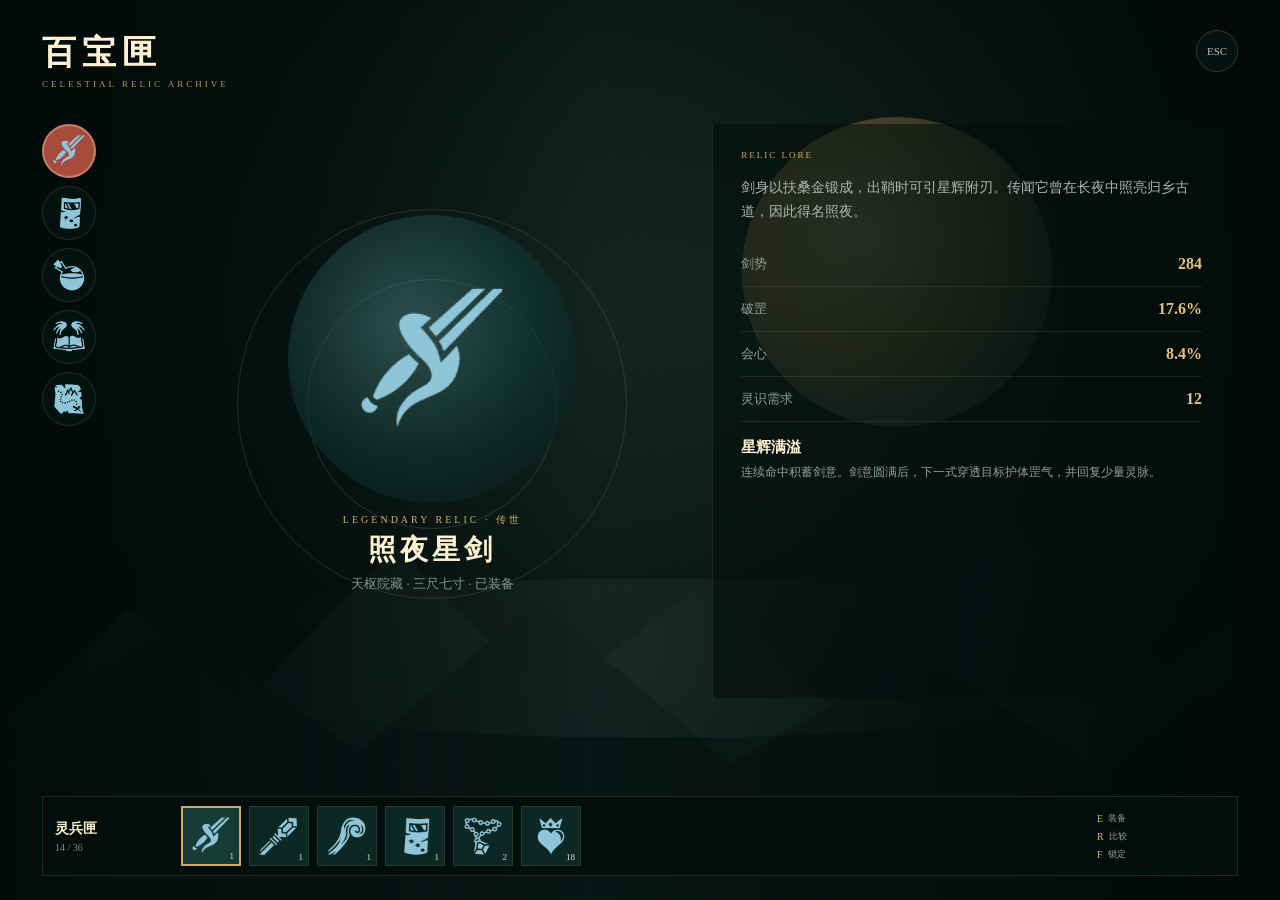
<file: yio-demo/ui/xingque/inventory.html>
<!DOCTYPE html>
<html lang="zh">
<head>
  <meta charset="utf-8">
  <title>星阙行纪 百宝匣</title>
  <link rel="stylesheet" href="theme.css">
  <style>
    .shade { position:absolute; left:0; top:0; width:100%; height:100%; background-image:linear-gradient(to right, rgba(3,11,10,0.92), rgba(4,15,13,0.42) 46%, rgba(2,8,7,0.92)); }
    .menu-head { position:absolute; left:42px; right:42px; top:30px; z-index:3; display:flex; flex-direction:row; align-items:flex-start; }
    .menu-head > .title-stack { position:relative; z-index:0; }
    .close-button { position:absolute; right:0; top:0; display:flex; align-items:center; justify-content:center; width:42px; height:42px; border-radius:50%; color:#c9c2ad; background-color:rgba(6,23,20,0.78); border:1px solid rgba(214,176,97,0.22); font-family:JetBrainsMono; font-size:11px; }
    .category-nav { position:absolute; left:42px; top:124px; z-index:3; display:flex; flex-direction:column; gap:8px; }
    .category { display:flex; align-items:center; justify-content:center; width:54px; height:54px; padding:10px; border-radius:50%; background-color:rgba(4,20,17,0.78); border:1px solid rgba(214,176,97,0.16); }
    .category:hover { background-color:#184239; }
    .category-active { background-color:#a74b3c; border:2px solid rgba(255,229,178,0.34); }
    .category img { width:34px; height:34px; }
    .selected-stage { position:absolute; left:138px; top:112px; bottom:205px; width:46%; z-index:2; display:flex; flex-direction:column; justify-content:center; align-items:center; }
    .halo-a { position:absolute; width:388px; height:388px; border-radius:50%; border:1px solid rgba(215,177,98,0.16); }
    .halo-b { position:absolute; width:248px; height:248px; border-radius:50%; border:1px solid rgba(109,169,166,0.23); }
    .artifact-art { position:relative; z-index:1; width:220px; height:220px; padding:34px; border-radius:50%; background-image:radial-gradient(circle at 42% 38%, rgba(116,182,184,0.34), rgba(15,53,47,0.60) 56%, rgba(5,19,17,0.82)); display:flex; align-items:center; justify-content:center; }
    .artifact-art img { width:152px; height:152px; }
    .artifact-caption { position:relative; z-index:1; display:flex; flex-direction:column; align-items:center; margin-top:10px; }
    .rarity { color:#d2ae67; font-family:JetBrainsMono; font-size:10px; letter-spacing:3px; }
    .artifact-name { color:#fff1cf; font-size:28px; font-weight:800; letter-spacing:4px; margin-top:4px; }
    .artifact-origin { color:#80968f; font-size:13px; margin-top:6px; }
    .detail-side { position:absolute; right:50px; top:124px; bottom:202px; z-index:2; display:flex; flex-direction:column; width:36%; padding:26px 28px; background-color:rgba(3,15,13,0.58); border-left:1px solid rgba(214,176,97,0.13); }
    .detail-description { color:#abb7b1; font-size:14px; line-height:1.72; margin-top:16px; }
    .stat-list { display:flex; flex-direction:column; margin-top:18px; }
    .stat-row { display:flex; align-items:center; min-height:44px; border-bottom:1px solid rgba(214,176,97,0.12); }
    .stat-label { color:#8ea099; font-size:13px; }
    .stat-value { margin-left:auto; color:#e8c177; font-family:JetBrainsMono; font-size:16px; font-weight:800; }
    .effect-title { color:#fff0cf; font-size:15px; font-weight:800; margin-top:16px; }
    .effect-copy { color:#8fa19a; font-size:12px; line-height:1.55; margin-top:6px; }
    .item-dock { position:absolute; left:42px; right:42px; bottom:24px; z-index:4; display:flex; align-items:center; gap:10px; padding:9px 12px; background-color:rgba(3,14,12,0.94); border:1px solid rgba(214,176,97,0.18); }
    .dock-label { display:flex; flex-direction:column; width:116px; gap:4px; position:relative; z-index:0; }
    .dock-title { color:#fff0cf; font-size:14px; font-weight:800; }
    .dock-count { color:#77908a; font-family:JetBrainsMono; font-size:10px; }
    .slot-strip { display:flex; gap:8px; flex-grow:1; overflow:hidden; position:relative; z-index:0; }
    .item-slot { position:relative; display:flex; align-items:center; justify-content:center; width:60px; height:60px; flex-shrink:0; padding:10px; background-color:#0b2824; border:1px solid rgba(211,174,96,0.14); }
    .item-slot:hover { background-color:#154039; }
    .slot-selected { background-color:#173c36; border:2px solid #d1aa61; }
    .slot-icon { width:40px; height:40px; }
    .item-slot > img { position:relative; z-index:0; }
    .slot-count { position:absolute; right:5px; bottom:3px; color:#e9ddc2; font-family:JetBrainsMono; font-size:9px; }
    .dock-actions { display:flex; flex-direction:column; width:128px; gap:5px; color:#91a29c; font-size:9px; position:relative; z-index:0; }
  </style>
</head>
<body>
  <div class="game-screen">
    <div class="moon"></div><div class="mountain-far"></div><div class="mountain-near"></div><div class="mist"></div><div class="shade"></div>
    <div class="menu-head"><div class="title-stack"><span class="screen-title">百宝匣</span><span class="screen-subtitle">CELESTIAL RELIC ARCHIVE</span></div><button class="close-button">ESC</button></div>
    <div class="category-nav"><button class="category category-active"><img src="../../res/icons/weapon.png" alt=""></button><button class="category"><img src="../../res/icons/shield.png" alt=""></button><button class="category"><img src="../../res/icons/item-potion.png" alt=""></button><button class="category"><img src="../../res/icons/item-scroll.png" alt=""></button><button class="category"><img src="../../res/icons/item-chest.png" alt=""></button></div>
    <div class="selected-stage"><div class="halo-a"></div><div class="halo-b"></div><div class="artifact-art"><img src="../../res/icons/weapon.png" alt="照夜星剑"></div><div class="artifact-caption"><span class="rarity">LEGENDARY RELIC · 传世</span><span class="artifact-name">照夜星剑</span><span class="artifact-origin">天枢院藏 · 三尺七寸 · 已装备</span></div></div>
    <div class="detail-side"><span class="hud-label">RELIC LORE</span><div class="detail-description">剑身以扶桑金锻成，出鞘时可引星辉附刃。传闻它曾在长夜中照亮归乡古道，因此得名照夜。</div><div class="stat-list"><div class="stat-row"><span class="stat-label">剑势</span><span class="stat-value">284</span></div><div class="stat-row"><span class="stat-label">破罡</span><span class="stat-value">17.6%</span></div><div class="stat-row"><span class="stat-label">会心</span><span class="stat-value">8.4%</span></div><div class="stat-row"><span class="stat-label">灵识需求</span><span class="stat-value">12</span></div></div><div class="effect-title">星辉满溢</div><div class="effect-copy">连续命中积蓄剑意。剑意圆满后，下一式穿透目标护体罡气，并回复少量灵脉。</div></div>
    <div class="item-dock"><div class="dock-label"><span class="dock-title">灵兵匣</span><span class="dock-count">14 / 36</span></div><div class="slot-strip"><button class="item-slot slot-selected"><img class="slot-icon" src="../../res/icons/weapon.png" alt=""><span class="slot-count">1</span></button><button class="item-slot"><img class="slot-icon" src="../../res/icons/item-wand.png" alt=""><span class="slot-count">1</span></button><button class="item-slot"><img class="slot-icon" src="../../res/icons/item-staff.png" alt=""><span class="slot-count">1</span></button><button class="item-slot"><img class="slot-icon" src="../../res/icons/shield.png" alt=""><span class="slot-count">1</span></button><button class="item-slot"><img class="slot-icon" src="../../res/icons/ring.png" alt=""><span class="slot-count">2</span></button><button class="item-slot"><img class="slot-icon" src="../../res/icons/item-gem.png" alt=""><span class="slot-count">18</span></button></div><div class="dock-actions"><div class="hint"><span class="key">E</span><span>装备</span></div><div class="hint"><span class="key">R</span><span>比较</span></div><div class="hint"><span class="key">F</span><span>锁定</span></div></div></div>
  </div>
</body>
</html>
</file>
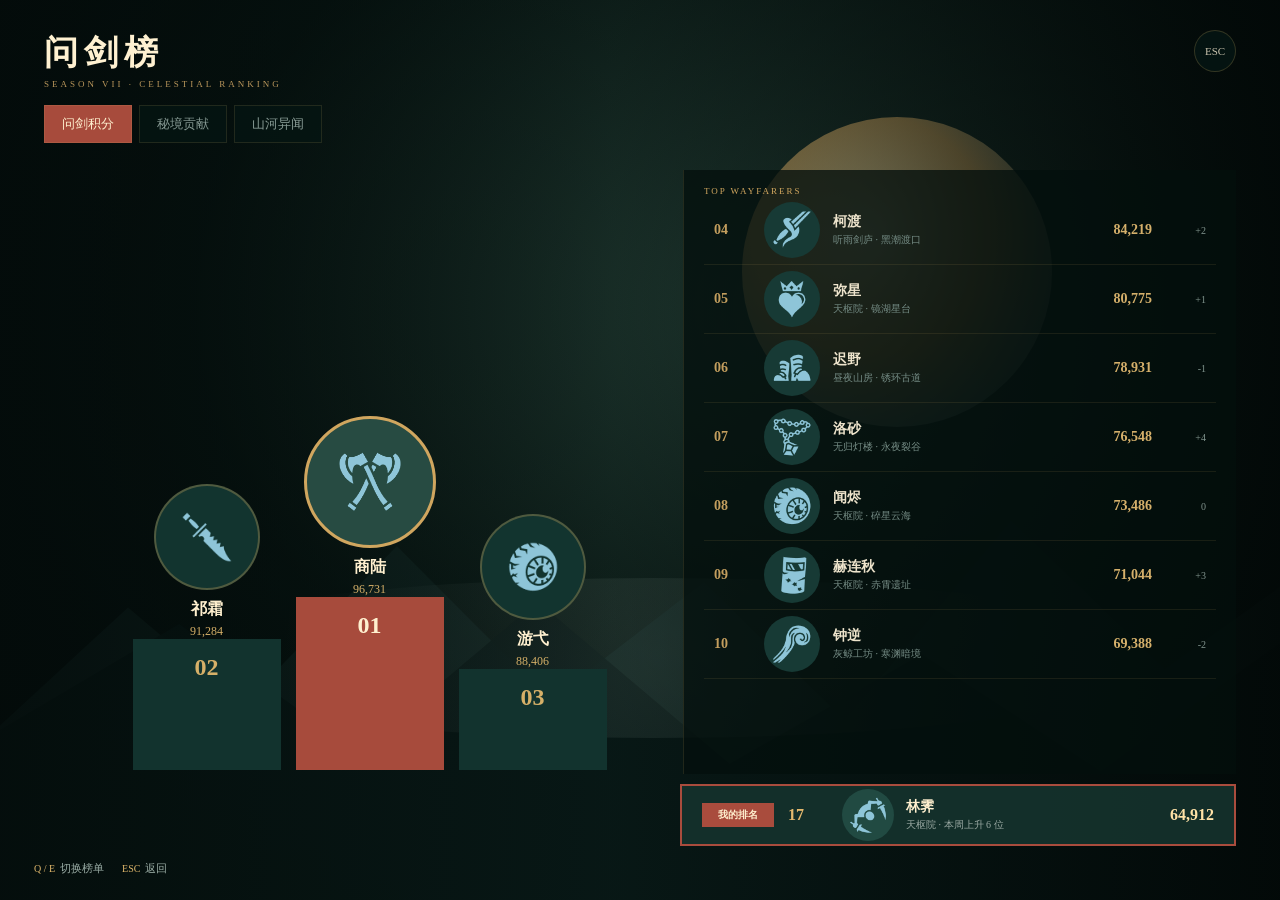
<file: yio-demo/ui/xingque/leaderboard.html>
<!DOCTYPE html>
<html lang="zh">
<head>
  <meta charset="utf-8">
  <title>星阙行纪 问剑榜</title>
  <link rel="stylesheet" href="theme.css">
  <style>
    .rank-shade { position:absolute; left:0; top:0; width:100%; height:100%; background-image:linear-gradient(to right, rgba(3,11,10,0.82), rgba(4,15,13,0.24) 48%, rgba(2,8,7,0.92)); }
    .rank-head { position:absolute; left:44px; right:44px; top:30px; z-index:3; display:flex; align-items:flex-start; }
    .rank-head > div { position:relative; z-index:0; }
    .close-button { position:absolute; right:0; top:0; display:flex; align-items:center; justify-content:center; width:42px; height:42px; border-radius:50%; color:#c9c2ad; background-color:rgba(6,23,20,0.78); border:1px solid rgba(214,176,97,0.22); font-family:JetBrainsMono; font-size:11px; }
    .season-tabs { display:flex; gap:7px; margin-top:16px; }
    .season-tab { height:38px; padding:0 17px; color:#879a94; background-color:rgba(5,21,18,0.72); border:1px solid rgba(214,176,97,0.14); }
    .season-active { color:#fff0cf; background-color:#a74b3c; }
    .podium-stage { position:absolute; left:56px; top:250px; width:49%; height:520px; z-index:2; display:flex; align-items:flex-end; justify-content:center; gap:15px; overflow:hidden; }
    .podium-slot { display:flex; flex-direction:column; align-items:center; width:148px; }
    .medallion { display:flex; align-items:center; justify-content:center; width:78px; height:78px; padding:12px; border-radius:50%; background-color:#12342f; border:2px solid rgba(217,179,100,0.30); }
    .medallion-first { width:96px; height:96px; padding:15px; background-color:#274b42; border:3px solid #d0a65f; }
    .medallion img { width:52px; height:52px; }
    .medallion-first img { width:66px; height:66px; }
    .hero-name { color:#fff0cf; font-size:16px; font-weight:800; margin-top:9px; }
    .hero-score { color:#d4ae67; font-family:JetBrainsMono; font-size:12px; margin-top:4px; }
    .banner { display:flex; align-items:flex-start; justify-content:center; width:148px; color:#d6b068; font-family:JetBrainsMono; font-size:24px; font-weight:800; padding-top:15px; background-color:#12332e; }
    .banner-first { height:158px; color:#fff0cf; background-color:#a74b3c; }
    .banner-second { height:116px; }
    .banner-third { height:86px; }
    .rank-scroll { position:absolute; right:44px; top:170px; bottom:126px; z-index:3; display:flex; flex-direction:column; width:40%; overflow-y:auto; padding:16px 20px; background-color:rgba(3,15,13,0.76); border-left:1px solid rgba(214,176,97,0.14); }
    .rank-row { display:flex; align-items:center; min-height:68px; padding:0 10px; border-bottom:1px solid rgba(214,176,97,0.10); }
    .rank-row:hover { background-color:rgba(211,174,96,0.07); }
    .rank-no { width:50px; color:#c39e5e; font-family:JetBrainsMono; font-size:14px; font-weight:800; }
    .rank-icon { display:flex; align-items:center; justify-content:center; width:40px; height:40px; padding:8px; border-radius:50%; background-color:#173a35; }
    .rank-icon img { width:40px; height:40px; }
    .rank-copy { display:flex; flex-direction:column; flex-grow:1; gap:2px; margin-left:13px; }
    .rank-name { color:#eee4cc; font-size:14px; font-weight:800; }
    .rank-origin { color:#758c85; font-size:10px; }
    .rank-score { width:105px; text-align:right; color:#d5b06b; font-family:JetBrainsMono; font-size:14px; font-weight:800; }
    .rank-change { width:54px; text-align:right; color:#80938d; font-family:JetBrainsMono; font-size:10px; }
    .my-rank { position:absolute; right:44px; bottom:54px; z-index:4; display:flex; align-items:center; width:40%; height:58px; padding:0 20px; background-color:rgba(20,48,43,0.96); border:2px solid #a94c3d; }
    .my-badge { display:flex; align-items:center; justify-content:center; width:72px; height:24px; color:#fff0cf; background-color:#a94c3d; font-size:10px; font-weight:800; }
    .my-no { width:54px; margin-left:14px; color:#e4b96e; font-family:JetBrainsMono; font-size:16px; font-weight:800; }
    .my-icon { display:flex; align-items:center; justify-content:center; width:38px; height:38px; padding:7px; border-radius:50%; background-color:#214a42; }
    .my-icon img { width:38px; height:38px; }
    .my-copy { display:flex; flex-direction:column; flex-grow:1; gap:2px; margin-left:12px; }
    .my-name { color:#fff0cf; font-size:14px; font-weight:800; }
    .my-note { color:#9baaa4; font-size:10px; }
    .my-score { color:#ffe2a7; font-family:JetBrainsMono; font-size:16px; font-weight:800; }
  </style>
</head>
<body>
  <div class="game-screen">
    <div class="moon"></div><div class="mountain-far"></div><div class="mountain-near"></div><div class="mist"></div><div class="rank-shade"></div>
    <div class="rank-head"><div><div class="title-stack"><span class="screen-title">问剑榜</span><span class="screen-subtitle">SEASON VII · CELESTIAL RANKING</span></div><div class="season-tabs"><button class="season-tab season-active">问剑积分</button><button class="season-tab">秘境贡献</button><button class="season-tab">山河异闻</button></div></div><button class="close-button">ESC</button></div>
    <div class="podium-stage"><div class="podium-slot"><div class="medallion"><img src="../../res/icons/skill-step.png" alt=""></div><span class="hero-name">祁霜</span><span class="hero-score">91,284</span><div class="banner banner-second">02</div></div><div class="podium-slot"><div class="medallion medallion-first"><img src="../../res/icons/skill-spin.png" alt=""></div><span class="hero-name">商陆</span><span class="hero-score">96,731</span><div class="banner banner-first">01</div></div><div class="podium-slot"><div class="medallion"><img src="../../res/icons/skill-eye.png" alt=""></div><span class="hero-name">游弋</span><span class="hero-score">88,406</span><div class="banner banner-third">03</div></div></div>
    <div class="rank-scroll"><span class="hud-label">TOP WAYFARERS</span><div class="rank-row"><span class="rank-no">04</span><div class="rank-icon"><img src="../../res/icons/weapon.png" alt=""></div><div class="rank-copy"><span class="rank-name">柯渡</span><span class="rank-origin">听雨剑庐 · 黑潮渡口</span></div><span class="rank-score">84,219</span><span class="rank-change">+2</span></div><div class="rank-row"><span class="rank-no">05</span><div class="rank-icon"><img src="../../res/icons/item-gem.png" alt=""></div><div class="rank-copy"><span class="rank-name">弥星</span><span class="rank-origin">天枢院 · 镜湖星台</span></div><span class="rank-score">80,775</span><span class="rank-change">+1</span></div><div class="rank-row"><span class="rank-no">06</span><div class="rank-icon"><img src="../../res/icons/boots.png" alt=""></div><div class="rank-copy"><span class="rank-name">迟野</span><span class="rank-origin">昼夜山房 · 锈环古道</span></div><span class="rank-score">78,931</span><span class="rank-change">-1</span></div><div class="rank-row"><span class="rank-no">07</span><div class="rank-icon"><img src="../../res/icons/ring.png" alt=""></div><div class="rank-copy"><span class="rank-name">洛砂</span><span class="rank-origin">无归灯楼 · 永夜裂谷</span></div><span class="rank-score">76,548</span><span class="rank-change">+4</span></div><div class="rank-row"><span class="rank-no">08</span><div class="rank-icon"><img src="../../res/icons/skill-eye.png" alt=""></div><div class="rank-copy"><span class="rank-name">闻烬</span><span class="rank-origin">天枢院 · 碎星云海</span></div><span class="rank-score">73,486</span><span class="rank-change">0</span></div><div class="rank-row"><span class="rank-no">09</span><div class="rank-icon"><img src="../../res/icons/shield.png" alt=""></div><div class="rank-copy"><span class="rank-name">赫连秋</span><span class="rank-origin">天枢院 · 赤霄遗址</span></div><span class="rank-score">71,044</span><span class="rank-change">+3</span></div><div class="rank-row"><span class="rank-no">10</span><div class="rank-icon"><img src="../../res/icons/item-staff.png" alt=""></div><div class="rank-copy"><span class="rank-name">钟逆</span><span class="rank-origin">灰鲸工坊 · 寒渊暗境</span></div><span class="rank-score">69,388</span><span class="rank-change">-2</span></div></div>
    <div class="my-rank"><span class="my-badge">我的排名</span><span class="my-no">17</span><div class="my-icon"><img src="../../res/icons/character.png" alt=""></div><div class="my-copy"><span class="my-name">林霁</span><span class="my-note">天枢院 · 本周上升 6 位</span></div><span class="my-score">64,912</span></div>
    <div class="bottom-hints"><div class="hint"><span class="key">Q / E</span><span>切换榜单</span></div><div class="hint"><span class="key">ESC</span><span>返回</span></div></div>
  </div>
</body>
</html>
</file>
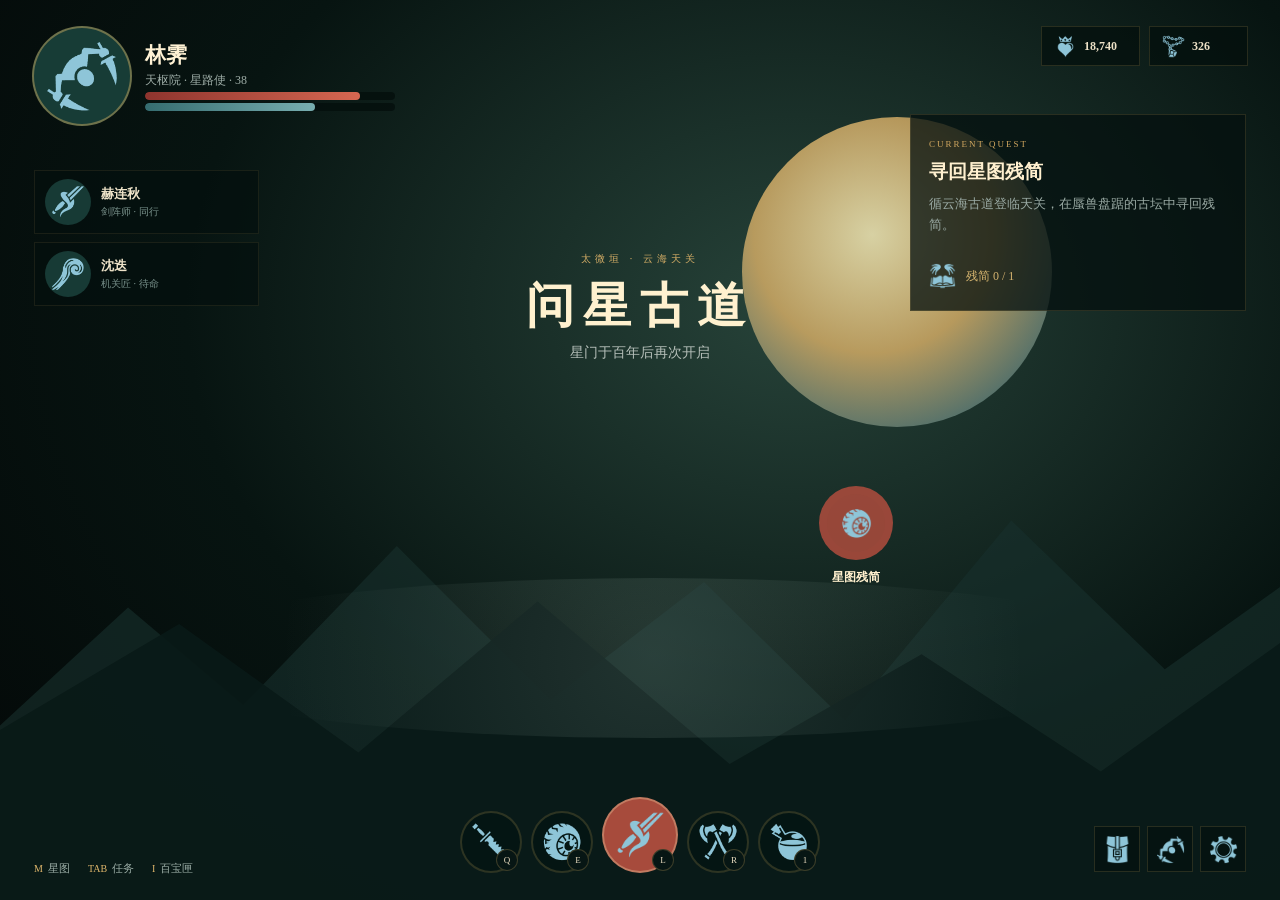
<file: yio-demo/ui/xingque/main.html>
<!DOCTYPE html>
<html lang="zh">
<head>
  <meta charset="utf-8">
  <title>星阙行纪 主界面</title>
  <link rel="stylesheet" href="theme.css">
  <style>
    .player-hud { position:relative; z-index:0; }
    .resource-hud { position:absolute; right:0; top:0; }
    .quest-hud { position:absolute; right:34px; top:114px; z-index:3; width:298px; height:159px; padding:18px; }
    .quest-title { color:#fff0cf; font-size:19px; font-weight:800; margin-top:8px; }
    .quest-copy { color:#9baba5; font-size:13px; line-height:1.65; margin-top:8px; }
    .quest-target { display:flex; flex-direction:row; align-items:center; gap:10px; margin-top:14px; padding-top:13px; }
    .quest-target img { width:27px; height:27px; }
    .quest-target span { color:#d5b46f; font-size:12px; }
    .world-label { position:absolute; left:0; right:0; top:28%; z-index:2; display:flex; flex-direction:column; align-items:center; }
    .world-kicker { color:#d4ad66; font-family:JetBrainsMono; font-size:10px; letter-spacing:4px; }
    .world-name { color:#fff1cf; font-size:48px; font-weight:800; letter-spacing:9px; margin-top:8px; }
    .world-note { color:#b6c0ba; font-size:14px; margin-top:6px; }
    .party-hud { position:absolute; left:34px; top:170px; z-index:3; display:flex; flex-direction:column; gap:8px; }
    .party-member { display:flex; flex-direction:row; align-items:center; gap:10px; width:203px; padding:8px 10px; background-color:rgba(3,16,14,0.68); border:1px solid rgba(215,177,99,0.10); }
    .party-avatar { display:flex; align-items:center; justify-content:center; width:34px; height:34px; padding:6px; border-radius:50%; background-color:#173a35; }
    .party-avatar img { width:34px; height:34px; }
    .party-member div { display:flex; flex-direction:column; gap:2px; }
    .party-name { color:#ede2c8; font-size:13px; font-weight:800; }
    .party-role { color:#78908a; font-size:10px; }
    .action-bar { position:absolute; left:0; right:0; bottom:27px; z-index:4; display:flex; flex-direction:row; align-items:flex-end; justify-content:center; gap:9px; }
    .skill { position:relative; display:flex; align-items:center; justify-content:center; width:62px; height:62px; padding:9px; border-radius:50%; background-color:rgba(5,22,19,0.90); border:2px solid rgba(211,174,96,0.20); }
    .skill:hover { background-color:#173e38; }
    .skill-main { width:76px; height:76px; padding:11px; background-color:#a74b3c; border:2px solid rgba(255,230,181,0.31); }
    .skill img { width:40px; height:40px; }
    .skill > img { position:relative; z-index:0; }
    .skill-main img { width:49px; height:49px; }
    .skill-key { position:absolute; right:2px; bottom:0; display:flex; align-items:center; justify-content:center; width:20px; height:20px; border-radius:50%; color:#e9dcc0; background-color:#071614; border:1px solid rgba(215,177,99,0.25); font-family:JetBrainsMono; font-size:9px; }
    .menu-dock { position:absolute; right:34px; bottom:28px; z-index:4; display:flex; flex-direction:row; gap:7px; }
    .menu-button { display:flex; align-items:center; justify-content:center; width:46px; height:46px; padding:8px; background-color:rgba(4,18,16,0.82); border:1px solid rgba(215,177,99,0.17); }
    .menu-button:hover { background-color:#183f38; }
    .menu-button img { width:29px; height:29px; }
    .location-marker { position:absolute; left:64%; top:54%; z-index:2; display:flex; flex-direction:column; align-items:center; }
    .marker-ring { display:flex; align-items:center; justify-content:center; width:58px; height:58px; border-radius:50%; background-color:rgba(169,76,61,0.88); border:8px solid rgba(169,76,61,0.13); }
    .marker-ring img { width:31px; height:31px; }
    .marker-name { color:#fff0ce; font-size:12px; font-weight:800; margin-top:9px; }
  </style>
</head>
<body>
  <div class="game-screen">
    <div class="moon"></div><div class="mountain-far"></div><div class="mountain-near"></div><div class="mist"></div>
    <div class="top-hud">
      <div class="player-hud"><div class="portrait-ring"><img src="../../res/icons/character.png" alt="角色"></div><div class="player-copy"><span class="player-name">林霁</span><span class="player-meta">天枢院 · 星路使 · 38</span><div class="bar"><div class="bar-fill hp"></div></div><div class="bar"><div class="bar-fill mp"></div></div></div></div>
      <div class="resource-hud"><div class="resource-pill"><img src="../../res/icons/item-gem.png" alt=""><span>18,740</span></div><div class="resource-pill"><img src="../../res/icons/ring.png" alt=""><span>326</span></div></div>
    </div>
    <div class="party-hud">
      <div class="party-member"><div class="party-avatar"><img src="../../res/icons/weapon.png" alt=""></div><div><span class="party-name">赫连秋</span><span class="party-role">剑阵师 · 同行</span></div></div>
      <div class="party-member"><div class="party-avatar"><img src="../../res/icons/item-staff.png" alt=""></div><div><span class="party-name">沈迭</span><span class="party-role">机关匠 · 待命</span></div></div>
    </div>
    <div class="world-label"><span class="world-kicker">太微垣 · 云海天关</span><span class="world-name">问星古道</span><span class="world-note">星门于百年后再次开启</span></div>
    <div class="location-marker"><div class="marker-ring"><img src="../../res/icons/skill-eye.png" alt=""></div><span class="marker-name">星图残简</span></div>
    <div class="quest-hud hud-panel"><span class="hud-label">CURRENT QUEST</span><div class="quest-title">寻回星图残简</div><div class="quest-copy">循云海古道登临天关，在蜃兽盘踞的古坛中寻回残简。</div><div class="quest-target"><img src="../../res/icons/item-scroll.png" alt=""><span>残简 0 / 1</span></div></div>
    <div class="action-bar">
      <button class="skill"><img src="../../res/icons/skill-step.png" alt=""><span class="skill-key">Q</span></button>
      <button class="skill"><img src="../../res/icons/skill-eye.png" alt=""><span class="skill-key">E</span></button>
      <button class="skill skill-main"><img src="../../res/icons/weapon.png" alt=""><span class="skill-key">L</span></button>
      <button class="skill"><img src="../../res/icons/skill-spin.png" alt=""><span class="skill-key">R</span></button>
      <button class="skill"><img src="../../res/icons/item-potion.png" alt=""><span class="skill-key">1</span></button>
    </div>
    <div class="menu-dock"><button class="menu-button"><img src="../../res/icons/inventory.png" alt=""></button><button class="menu-button"><img src="../../res/icons/character.png" alt=""></button><button class="menu-button"><img src="../../res/icons/settings.png" alt=""></button></div>
    <div class="bottom-hints"><div class="hint"><span class="key">M</span><span>星图</span></div><div class="hint"><span class="key">TAB</span><span>任务</span></div><div class="hint"><span class="key">I</span><span>百宝匣</span></div></div>
  </div>
</body>
</html>
</file>
<file: yio-demo/ui/xingque/theme.css>
html, body { width:100%; height:100%; margin:0; }
body { color:#f4ead0; font-family:LXGWWenKai; background-color:#06100f; }
button { font-family:LXGWWenKai; }
.game-screen { position:relative; width:100vw; height:100vh; overflow:hidden; background-color:#071411; background-image:radial-gradient(980px 760px at 62% 34%, rgba(80,127,109,0.44), rgba(7,20,17,0.78) 62%, #040a09 100%); }
.moon { position:absolute; left:58%; top:13%; width:310px; height:310px; border-radius:50%; background-image:radial-gradient(circle at 42% 38%, #fff2bc, #d8af67 45%, #648078 76%, #17322d 100%); opacity:0.82; }
.mountain-far { position:absolute; left:0; bottom:0; width:100%; height:57%; background-color:#17302c; clip-path:polygon(0 66%, 10% 43%, 19% 62%, 31% 31%, 43% 61%, 55% 38%, 66% 65%, 79% 26%, 91% 55%, 100% 39%, 100% 100%, 0 100%); opacity:0.62; }
.mountain-near { position:absolute; left:0; bottom:0; width:100%; height:42%; background-color:#091a17; clip-path:polygon(0 55%, 14% 27%, 28% 61%, 42% 21%, 57% 64%, 72% 35%, 86% 66%, 100% 32%, 100% 100%, 0 100%); opacity:0.92; }
.mist { position:absolute; left:10%; bottom:18%; width:82%; height:160px; border-radius:50%; background-image:radial-gradient(circle at 50% 50%, rgba(176,202,190,0.20), transparent 70%); opacity:0.72; }
.top-hud { position:absolute; left:32px; right:32px; top:26px; z-index:3; display:flex; flex-direction:row; align-items:flex-start; }
.player-hud { display:flex; flex-direction:row; align-items:center; gap:13px; }
.portrait-ring { display:flex; align-items:center; justify-content:center; width:74px; height:74px; padding:11px; border-radius:50%; background-color:#173c36; border:2px solid rgba(221,182,102,0.44); }
.portrait-ring img { width:74px; height:74px; }
.player-copy { display:flex; flex-direction:column; gap:3px; }
.player-name { color:#fff2d4; font-size:21px; font-weight:800; }
.player-meta { color:#9eada7; font-size:12px; }
.bar { width:250px; height:8px; border-radius:8px; background-color:rgba(4,15,13,0.82); overflow:hidden; }
.bar-fill { height:8px; border-radius:8px; }
.hp { width:86%; background-image:linear-gradient(to right, #8e342e, #d66751); }
.mp { width:68%; background-image:linear-gradient(to right, #356c70, #78aeb0); }
.resource-hud { display:flex; flex-direction:row; gap:9px; }
.resource-pill { display:flex; flex-direction:row; align-items:center; gap:7px; height:38px; padding:0 12px; background-color:rgba(3,15,13,0.74); border:1px solid rgba(215,177,99,0.17); }
.resource-pill img { width:23px; height:23px; }
.resource-pill span { width:43px; color:#eee2c7; font-family:JetBrainsMono; font-size:12px; font-weight:700; }
.hud-label { color:#d1a75f; font-family:JetBrainsMono; font-size:9px; letter-spacing:2px; }
.hud-panel { background-color:rgba(4,17,15,0.76); border:1px solid rgba(215,177,99,0.16); }
.bottom-hints { position:absolute; left:34px; bottom:24px; z-index:4; display:flex; flex-direction:row; gap:18px; color:#9aaca5; font-size:11px; }
.key { color:#e0b76c; font-family:JetBrainsMono; font-size:10px; margin-right:5px; }
.hint { display:flex; flex-direction:row; align-items:center; }
.title-stack { display:flex; flex-direction:column; gap:3px; }
.screen-title { color:#fff1d1; font-size:34px; font-weight:800; letter-spacing:6px; }
.screen-subtitle { color:#b9965b; font-family:JetBrainsMono; font-size:9px; letter-spacing:3px; }
.icon { width:34px; height:34px; }
</file>
